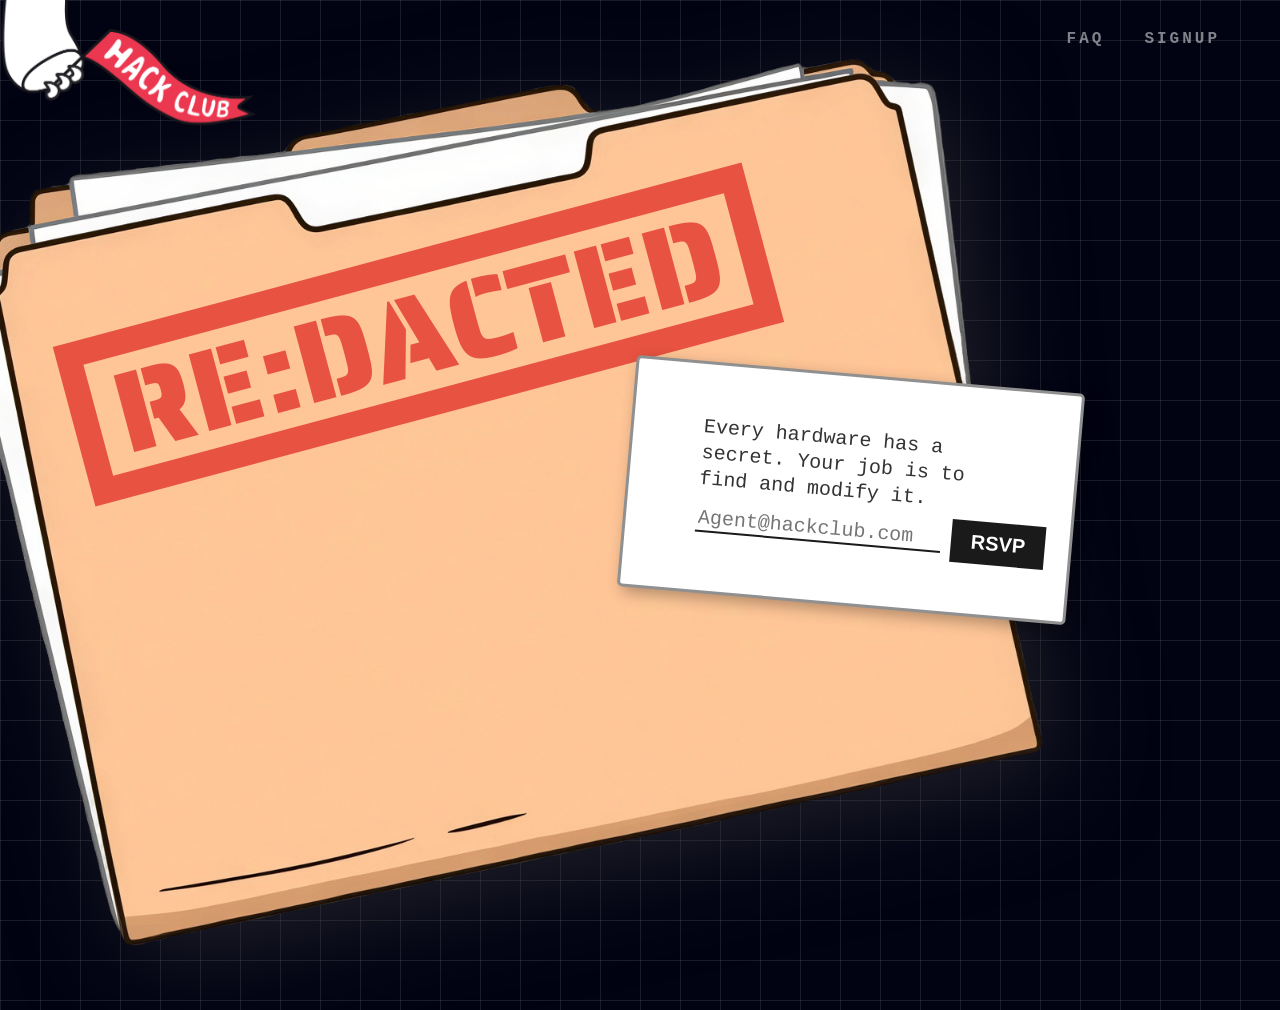
<file: site/site.html>
<!DOCTYPE html>
<html lang="en">
<head>
    <meta charset="UTF-8">
    <meta name="viewport" content="width=device-width, initial-scale=1.0">
    <title>RE:DACTED</title>
    <link rel="stylesheet" href="site.css">
    <link rel="preconnect" href="https://fonts.googleapis.com">
    <link rel="preconnect" href="https://fonts.gstatic.com" crossorigin>
    <link href="https://fonts.googleapis.com/css2?family=Saira+Stencil+One&display=swap" rel="stylesheet">
</head>
<body>
    <div id="hack-club"><a href="https://hackclub.com/" target="_blank" rel="noopener noreferrer"><img src="imgs/flag-orpheus-top.png" alt="Hack-Club"></a></div>
    <nav class="top-nav">
        <div></div>

        <div class="nav-links">
            <a href="#" class="nav-item" id="FAQ">FAQ</a>
            <a href="#" class="nav-item" onclick="alert('sign-ups not available yet')">SIGNUP</a>
        </div>
    </nav>

    <div class="folder-wrapper">
        <img src="imgs/folder.png" class="folder-img" alt="Folder">

        <div class="redacted-stamp">RE:DACTED</div>

        <div class="paper">
            <p class="tagline">Every <span class="ware">hardware</span> has a secret. Your job is to find and modify it.</p>
            
            <form class="rsvp-row" id="rsvp-form">
                <input type="text" class="sig-line" placeholder="Agent@hackclub.com" required autocomplete="off">
                <button type="submit" class="rsvp-btn" onclick="alert('RSVP not available yet')">RSVP</button>
            </form>
        </div>
    </div>

    <div id="faq-modal" class="faq-overlay">
        <div class="faq-card">
            <div class="faq-top">
                <h1>FREQUENTLY ASKED QUESTIONS</h1>
                <button id="close-faq" class="close-btn">X</button>
            </div>
            
            <div class="questions-container">
                <div class="q-item">
                    <button class="q-header">What is this YSWS about? <span class="arrow">▼</span></button>
                    <div class="q-answer">
                        <p>This YSWS is about Reverse Engineering where students explore how a software works and potentially modify it.
                            It may also involve hardware reverse engineering.</p>
                    </div>
                </div>

                <div class="q-item">
                    <button class="q-header">I don't have any experience in reverse engineering. Is that okay? <span class="arrow">▼</span></button>
                    <div class="q-answer">
                        <p>Of course! This YSWS is designed so that we can learn through this together. You'll have the opportunity to ask questions and get help along the way.
                            We also plan to provide resources and guides to help you get started with reverse engineering.
                        </p>
                    </div>
                </div>

                <div class="q-item">
                    <button class="q-header">I want to reverse engineer hardware but I don't have the necessary tools.<span class="arrow">▼</span></button>
                    <div class="q-answer">
                        <p>No worries! You can get started by working on software reverse engineering projects that don't require specialized hardware tools.
                            Once you ship projects based on what you've learned, you can earn coins to buy the necessary tools to explore hardware reverse engineering in the future.
                        </p>
                    </div>
                </div>

                <div class="q-item">
                    <button class="q-header">Who can submit? <span class="arrow">▼</span></button>
                    <div class="q-answer">
                        <p>YSWS is open to all Hack Clubbers. All teenagers 18 and under, anywhere in the world can participate.</p>
                    </div>
                </div>

                <div class="q-item">
                    <button class="q-header">What are the requirements? <span class="arrow">▼</span></button>
                    <div class="q-answer">
                        <ul>
                            <li>Open-source code on Github with regular commits.</li>
                            <li>Accurately reflect hours and work spent.</li>
                            <li>No fraud. We see everything.</li>
                        </ul>
                    </div>
                </div>

                <div class="q-item">
                    <button class="q-header">What is Hackclub? <span class="arrow">▼</span></button>
                    <div class="q-answer">
                        <p><a href="https://hackclub.com/" target="_blank" rel="noopener noreferrer">Hack Club</a> is a 501(c)(3) nonprofit and network of 60k+ technical high schoolers.</p>
                    </div>
                </div>
            </div>
        </div>
    </div>

    <script src="site.js"></script>
</body>
</html>
</file>
<file: site/site.css>
* {
    box-sizing: border-box;
}

body {
    margin: 0;
    padding: 0;
    overflow: hidden;
    font-family: 'Courier New', Courier, monospace;
    background-color: #010212; 

    background-image: 
        linear-gradient(rgba(255, 255, 255, 0.1) 1px, transparent 1px),
        linear-gradient(90deg, rgba(255, 255, 255, 0.1) 1px, transparent 1px);
    background-size: 40px 40px;
}

#hack-club {
    position: fixed;
    top: 0px;
    left: 0px;
    z-index: 101;
    width: max(20%, 150px);
}

#hack-club img {
    width: 100%;
}

.top-nav {
    position: fixed;
    top: 0;
    left: 0;
    width: 100%;
    padding: 30px 60px;
    display: flex;
    justify-content: space-between;
    align-items: center;
    z-index: 100;
}

.nav-links {
    display: flex;
    gap: 40px;
}

.nav-item {
    color: rgba(255, 255, 255, 0.5);
    text-decoration: none;
    font-size: 12pt;
    font-weight: bold;
    letter-spacing: 3px;
    position: relative;
    transition: color 0.3s ease;
}

.nav-item:hover {
    color: #fff;
}

.nav-item::before, .nav-item::after {
    content: '';
    position: absolute;
    opacity: 0;
    transition: all 0.2s ease;
    color: #e74c3c;
}

.nav-item:hover::before {
    content: '[';
    left: -15pt;
    opacity: 1;
}

.nav-item:hover::after {
    content: ']';
    right: -15pt;
    opacity: 1;
}

.folder-wrapper {
    position: absolute;
    top: 0%;
    left: -10%;
    width: 99vw;
    height: auto;
}

.folder-img {
    width: 100%;
    display: block;
    filter: drop-shadow(20px 20px 50px rgba(59, 59, 59, 0.5));
}

.redacted-stamp {
    position: absolute;
    top: 25%;
    left: 15%;
    
    display: inline-block;
    padding: 0 1.5%;
    
    font-family: 'Saira Stencil One', system-ui;
    font-size: 9vw;
    line-height: 1;
    text-transform: uppercase;
    color: #e74c3c;
    border: solid 2vw #e74c3c;
    
    transform: rotate(-15deg);
    opacity: 0.95;
    z-index: 5;
}

.paper {
    position: absolute;
    bottom: 40%;
    right: 5%;
    
    width: 450px;
    height: auto;

    box-sizing: border-box;

    background: #fff;
    padding: 50px 70px;
    border-radius: 5px;
    border: solid 0.3vw #909090;
    transform: rotate(5deg);
    z-index: 6;
    box-shadow: 5px 5px 15px rgba(0,0,0,0.3);
}

.tagline {
    width: 100%;
    margin: 0 0 5px 0;
    font-size: 15pt;
    line-height: 1.3;
    color: #333;
}

.rsvp-row {
    display: flex;
    align-items: center;
    gap: 10px;
    width: 100%;
}

.sig-line {
    background: transparent;
    border: none;
    font-family: inherit;
    font-size: 15pt;
    color: #1a1a1a;
    outline: none;
    border-bottom: solid 2px #1a1a1a;
    flex-grow: 1;
}

.rsvp-btn {
    background: #1a1a1a;
    color: #fff;
    border: none;
    padding: 10px 20px;
    font-size: 15pt;
    font-weight: bold;
    cursor: pointer;
    text-transform: uppercase;
    font-family: Arial, sans-serif;
    transition: transform 0.1s, background 0.2s;
}

.rsvp-btn:hover {
    background: #333;
}

.rsvp-btn:active {
    transform: scale(0.95);
}
/* 
@media (max-width: 768px) {
    .tagline { font-size: 3vw; }
    .sig-line { font-size: 3.5vw; }
    .rsvp-btn { font-size: 3vw; padding: 2vw 4vw; }
} */

/*----------------------------------------------------------*/

.faq-overlay {
    position: fixed;
    top: 0;
    left: 0;
    width: 100vw;
    height: 100vh;
    background: rgba(0, 0, 0, 0.85);
    display: none;
    justify-content: center;
    align-items: center;
    z-index: 200;
    backdrop-filter: blur(5px);
}

.faq-card {
    width: 600px;
    max-height: 80vh;
    background: #ffffff;
    border: 5px solid #909090;
    border-radius: 15px;
    display: flex;
    flex-direction: column;
    overflow: hidden;
    box-shadow: 0 0 50px rgba(0,0,0,1);
}

.faq-top {
    padding: 20px 30px;
    display: flex;
    justify-content: space-between;
    align-items: center;
    border-bottom: 2px solid #100933;
}

.faq-top h1 {
    font-size: 1.2rem;
    color: #000000;
    margin: 0;
    letter-spacing: 1px;
}

.close-btn {
    background: none;
    border: none;
    color: #000000;
    font-size: 1.5rem;
    cursor: pointer;
    font-family: 'Saira Stencil One', sans-serif;
}

.questions-container {
    padding: 20px;
    overflow-y: auto;
}

.q-item {
    margin-bottom: 10px;
    border-bottom: 1px solid rgba(255,255,255,0.1);
}

.q-header {
    width: 100%;
    background: none;
    border: none;
    color: #000000;
    padding: 15px;
    text-align: left;
    font-family: inherit;
    font-size: 1rem;
    cursor: pointer;
    display: flex;
    justify-content: space-between;
}

.q-answer {
    max-height: 0;
    overflow: hidden;
    transition: max-height 0.3s ease-out;
    padding: 0 15px;
    color: rgba(19, 19, 19, 0.7);
    font-size: 0.9rem;
}

.q-item.open .q-answer {
    max-height: 200px;
    padding-bottom: 15px;
}

.q-item.open .arrow {
    transform: rotate(180deg);
}
</file>
